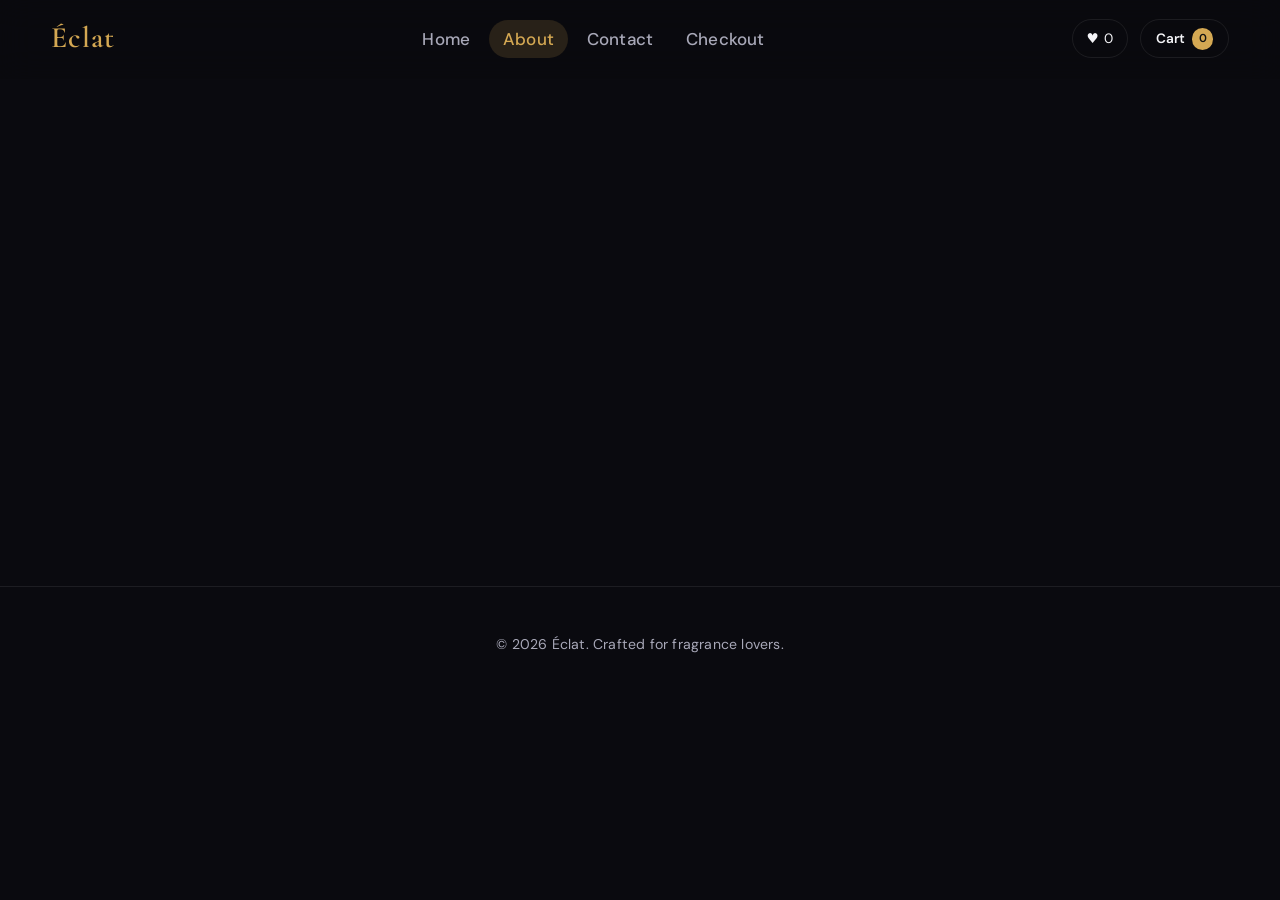
<file: about.html>
<!DOCTYPE html>
<html lang="en">
<head>
  <script async src="https://www.googletagmanager.com/gtag/js?id=G-GWTW44PSPQ"></script>
  <script>
    window.dataLayer = window.dataLayer || [];
    function gtag(){dataLayer.push(arguments);}
    gtag('js', new Date());
    gtag('config', 'G-GWTW44PSPQ');
  </script>
  <meta charset="UTF-8" />
  <meta name="viewport" content="width=device-width, initial-scale=1.0" />
  <title>Éclat | About</title>
  <link rel="preconnect" href="https://fonts.googleapis.com" />
  <link rel="preconnect" href="https://fonts.gstatic.com" crossorigin />
  <link rel="stylesheet" href="styles.css" />
</head>
<body>
  <header class="site-header">
    <div class="container nav-wrap">
      <a href="index.html" class="logo">Éclat</a>
      <nav>
        <ul class="nav-menu">
          <li><a href="index.html">Home</a></li>
          <li><a href="about.html" class="active">About</a></li>
          <li><a href="contact.html">Contact</a></li>
          <li><a href="checkout.html">Checkout</a></li>
        </ul>
      </nav>
      <div class="nav-actions">
        <a href="checkout.html" class="cart-pill" aria-label="View cart">
          Cart <span id="headerCartCount" class="cart-pill__count">0</span>
        </a>
      </div>
    </div>
  </header>

  <main class="container page-content">
    <h2 class="reveal">About Éclat</h2>
    <p class="reveal">
      Éclat is built for fragrance lovers who want to explore premium designer perfumes, exclusive niche blends,
      and rich Middle Eastern aromas in one immersive storefront.
    </p>
    <p class="reveal">
      Every product includes a full scent pyramid — top, heart, and base notes — so you can shop with confidence
      before you add to cart.
    </p>
    <div class="info-cards">
      <article class="info-card reveal">
        <h3>Our Vision</h3>
        <p>Make luxury fragrance discovery accessible, personal, and enjoyable for everyone.</p>
      </article>
      <article class="info-card reveal">
        <h3>Our Promise</h3>
        <p>Original products, transparent pricing, and fast support every step of the way.</p>
      </article>
      <article class="info-card reveal">
        <h3>Our Collection</h3>
        <p>30 handpicked perfumes across designer, niche, and Middle Eastern categories.</p>
      </article>
    </div>
  </main>

  <footer class="site-footer">
    <div class="container">
      <p>&copy; 2026 Éclat. Crafted for fragrance lovers.</p>
    </div>
  </footer>

  <script src="scent-profiles.js"></script>
  <script src="js/core.js"></script>
  <script src="js/cart.js"></script>
  <script src="js/ui.js"></script>
  <script src="app.js"></script>
</body>
</html>
</file>
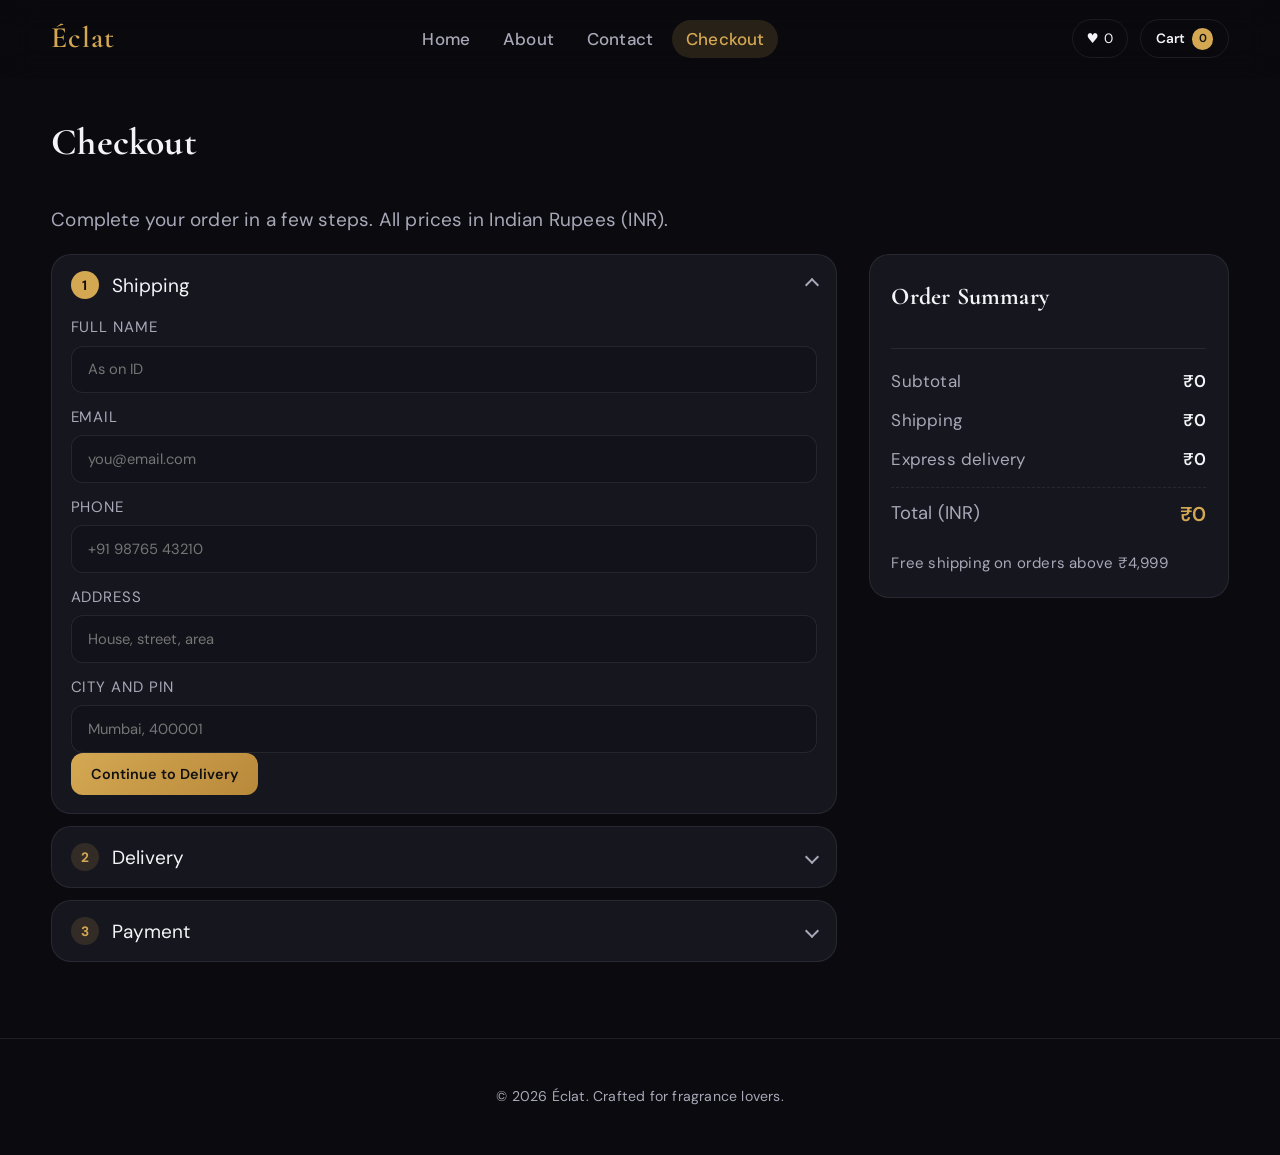
<file: checkout.html>
<!DOCTYPE html>
<html lang="en">
<head>
  <script async src="https://www.googletagmanager.com/gtag/js?id=G-GWTW44PSPQ"></script>
  <script>
    window.dataLayer = window.dataLayer || [];
    function gtag(){dataLayer.push(arguments);}
    gtag('js', new Date());
    gtag('config', 'G-GWTW44PSPQ');
  </script>
  <meta charset="UTF-8" />
  <meta name="viewport" content="width=device-width, initial-scale=1.0" />
  <title>Éclat | Checkout</title>
  <link rel="preconnect" href="https://fonts.googleapis.com" />
  <link rel="preconnect" href="https://fonts.gstatic.com" crossorigin />
  <link rel="stylesheet" href="styles.css" />
</head>
<body class="checkout-page">
  <header class="site-header">
    <div class="container nav-wrap">
      <a href="index.html" class="logo">Éclat</a>
      <nav>
        <ul class="nav-menu">
          <li><a href="index.html">Home</a></li>
          <li><a href="about.html">About</a></li>
          <li><a href="contact.html">Contact</a></li>
          <li><a href="checkout.html" class="active">Checkout</a></li>
        </ul>
      </nav>
      <div class="nav-actions">
        <a href="checkout.html" class="cart-pill" aria-label="View cart">
          Cart <span id="headerCartCount" class="cart-pill__count">0</span>
        </a>
      </div>
    </div>
  </header>

  <main class="container checkout-page__main page-content">
    <div class="checkout-page__intro">
      <h2>Checkout</h2>
      <p>Complete your order in a few steps. All prices in Indian Rupees (INR).</p>
    </div>

    <div class="checkout-layout">
      <div class="checkout-flow">
        <section class="checkout-step is-open" data-step="1">
          <button type="button" class="checkout-step__head" aria-expanded="true">
            <span class="checkout-step__num">1</span>
            <span class="checkout-step__title">Shipping</span>
            <span class="checkout-step__chevron" aria-hidden="true"></span>
          </button>
          <div class="checkout-step__body">
            <form class="form-stack" id="shippingForm">
              <label class="field">
                <span>Full name</span>
                <input type="text" id="fullName" placeholder="As on ID" required />
              </label>
              <label class="field">
                <span>Email</span>
                <input type="email" id="checkoutEmail" placeholder="you@email.com" required />
              </label>
              <label class="field">
                <span>Phone</span>
                <input type="tel" id="phone" placeholder="+91 98765 43210" required />
              </label>
              <label class="field">
                <span>Address</span>
                <input type="text" id="address" placeholder="House, street, area" required />
              </label>
              <label class="field">
                <span>City and PIN</span>
                <input type="text" id="cityPin" placeholder="Mumbai, 400001" required />
              </label>
            </form>
            <button type="button" class="btn checkout-next">Continue to Delivery</button>
          </div>
        </section>

        <section class="checkout-step" data-step="2">
          <button type="button" class="checkout-step__head" aria-expanded="false">
            <span class="checkout-step__num">2</span>
            <span class="checkout-step__title">Delivery</span>
            <span class="checkout-step__chevron" aria-hidden="true"></span>
          </button>
          <div class="checkout-step__body" hidden>
            <div class="delivery-options">
              <label class="delivery-option is-selected">
                <input type="radio" name="delivery" value="standard" checked />
                <div>
                  <strong>Standard</strong>
                  <span>5–7 business days</span>
                </div>
              </label>
              <label class="delivery-option">
                <input type="radio" name="delivery" value="express" />
                <div>
                  <strong>Express</strong>
                  <span>2–3 business days (+₹199)</span>
                </div>
              </label>
            </div>
            <button type="button" class="btn checkout-next">Continue to Payment</button>
          </div>
        </section>

        <section class="checkout-step" data-step="3">
          <button type="button" class="checkout-step__head" aria-expanded="false">
            <span class="checkout-step__num">3</span>
            <span class="checkout-step__title">Payment</span>
            <span class="checkout-step__chevron" aria-hidden="true"></span>
          </button>
          <div class="checkout-step__body" hidden>
            <form id="checkoutForm" class="form-stack">
              <label class="field">
                <span>Payment method</span>
                <select id="paymentMethod" required>
                  <option value="">Select method</option>
                  <option value="UPI">UPI</option>
                  <option value="Credit Card">Credit / Debit Card</option>
                  <option value="Net Banking">Net Banking</option>
                  <option value="Cash on Delivery">Cash on Delivery</option>
                </select>
              </label>
              <button type="submit" class="btn btn--full" id="placeOrderBtn">Place Order</button>
            </form>
            <p id="orderStatus" class="status-text"></p>
          </div>
        </section>

        <div id="checkoutItems" class="checkout-items-mobile"></div>
      </div>

      <aside class="checkout-summary" aria-label="Order summary">
        <div class="checkout-summary__inner">
          <h3>Order Summary</h3>
          <div id="checkoutSummaryItems" class="checkout-summary__lines"></div>
          <dl class="checkout-summary__totals">
            <div><dt>Subtotal</dt><dd id="summarySubtotal">₹0</dd></div>
            <div><dt>Shipping</dt><dd id="summaryShipping">₹0</dd></div>
            <div id="summaryDeliveryRow" hidden><dt>Express delivery</dt><dd id="summaryDelivery">₹0</dd></div>
            <div class="checkout-summary__grand"><dt>Total (INR)</dt><dd id="summaryTotal">₹0</dd></div>
          </dl>
          <p id="shippingNote" class="shipping-note">Free shipping on orders above ₹4,999</p>
          <span id="checkoutTotal" class="visually-hidden">₹0</span>
        </div>
      </aside>
    </div>
  </main>

  <div id="checkoutLoader" class="checkout-loader" aria-hidden="true">
    <div class="checkout-loader__spinner"></div>
    <p>Processing your order…</p>
  </div>

  <div id="toast" class="toast" role="status" aria-live="polite"></div>

  <footer class="site-footer">
    <div class="container"><p>&copy; 2026 Éclat. Crafted for fragrance lovers.</p></div>
  </footer>

  <script src="scent-profiles.js"></script>
  <script src="js/core.js"></script>
  <script src="js/cart.js"></script>
  <script src="js/catalog.js"></script>
  <script src="js/checkout.js"></script>
  <script src="js/ui.js"></script>
  <script src="app.js"></script>
</body>
</html>
</file>
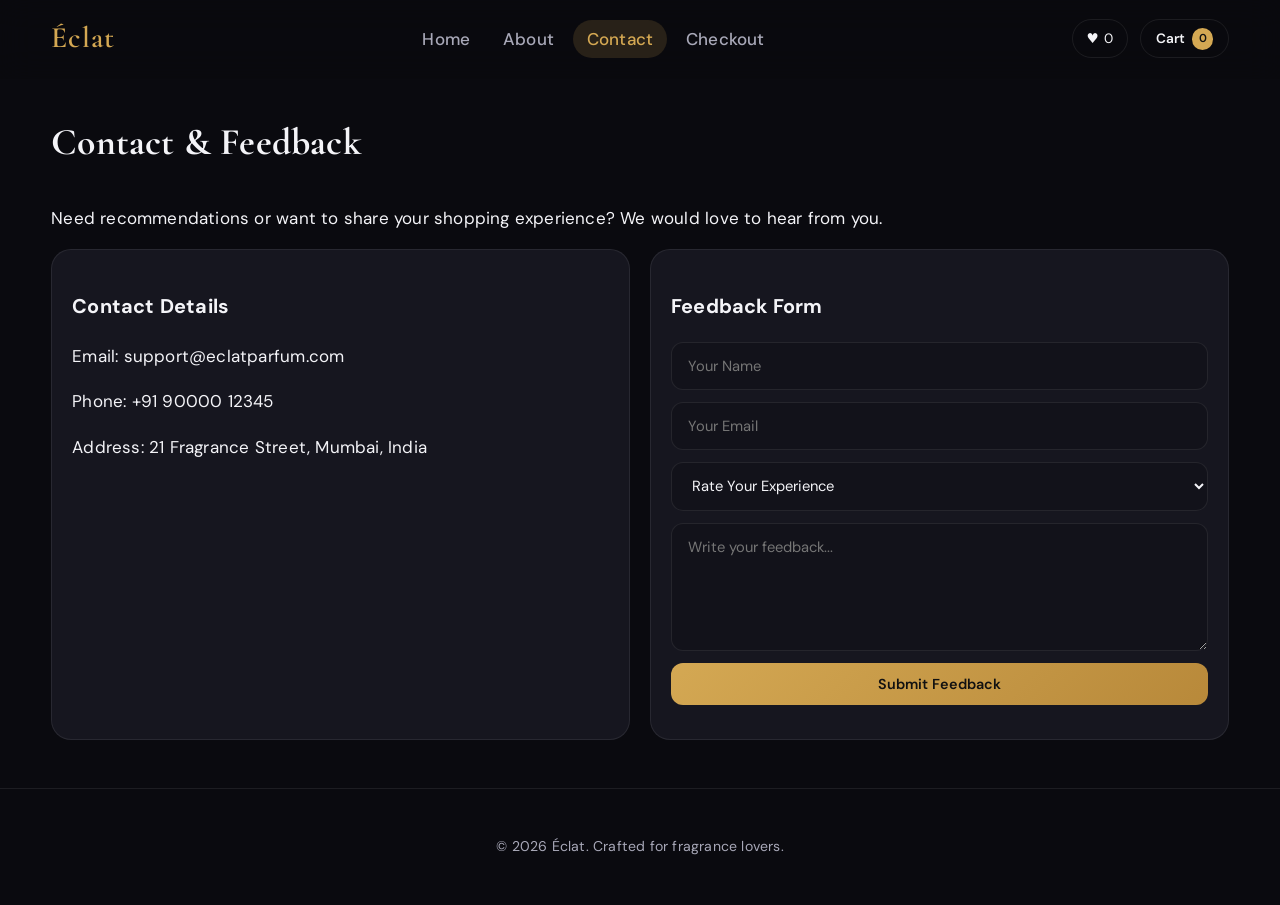
<file: contact.html>
<!DOCTYPE html>
<html lang="en">
<head>
  <script async src="https://www.googletagmanager.com/gtag/js?id=G-GWTW44PSPQ"></script>
  <script>
    window.dataLayer = window.dataLayer || [];
    function gtag(){dataLayer.push(arguments);}
    gtag('js', new Date());
    gtag('config', 'G-GWTW44PSPQ');
  </script>
  <meta charset="UTF-8" />
  <meta name="viewport" content="width=device-width, initial-scale=1.0" />
  <title>Éclat | Contact</title>
  <link rel="preconnect" href="https://fonts.googleapis.com" />
  <link rel="preconnect" href="https://fonts.gstatic.com" crossorigin />
  <link rel="stylesheet" href="styles.css" />
</head>
<body>
  <header class="site-header">
    <div class="container nav-wrap">
      <a href="index.html" class="logo">Éclat</a>
      <nav>
        <ul class="nav-menu">
          <li><a href="index.html">Home</a></li>
          <li><a href="about.html">About</a></li>
          <li><a href="contact.html" class="active">Contact</a></li>
          <li><a href="checkout.html">Checkout</a></li>
        </ul>
      </nav>
      <div class="nav-actions">
        <a href="checkout.html" class="cart-pill" aria-label="View cart">
          Cart <span id="headerCartCount" class="cart-pill__count">0</span>
        </a>
      </div>
    </div>
  </header>

  <main class="container page-content">
    <h2>Contact & Feedback</h2>
    <p>Need recommendations or want to share your shopping experience? We would love to hear from you.</p>

    <div class="contact-grid">
      <section class="info-card">
        <h3>Contact Details</h3>
        <p>Email: support@eclatparfum.com</p>
        <p>Phone: +91 90000 12345</p>
        <p>Address: 21 Fragrance Street, Mumbai, India</p>
      </section>

      <section class="info-card">
        <h3>Feedback Form</h3>
        <form id="feedbackForm" class="form-stack">
          <input type="text" id="name" placeholder="Your Name" required />
          <input type="email" id="email" placeholder="Your Email" required />
          <select id="rating" required>
            <option value="">Rate Your Experience</option>
            <option value="5">5 - Excellent</option>
            <option value="4">4 - Very Good</option>
            <option value="3">3 - Good</option>
            <option value="2">2 - Fair</option>
            <option value="1">1 - Poor</option>
          </select>
          <textarea id="message" rows="5" placeholder="Write your feedback..." required></textarea>
          <button type="submit" class="btn">Submit Feedback</button>
        </form>
        <p id="feedbackStatus" class="status-text"></p>
      </section>
    </div>
  </main>

  <footer class="site-footer">
    <div class="container">
      <p>&copy; 2026 Éclat. Crafted for fragrance lovers.</p>
    </div>
  </footer>

  <script src="scent-profiles.js"></script>
  <script src="js/core.js"></script>
  <script src="js/cart.js"></script>
  <script src="js/ui.js"></script>
  <script src="app.js"></script>
</body>
</html>
</file>
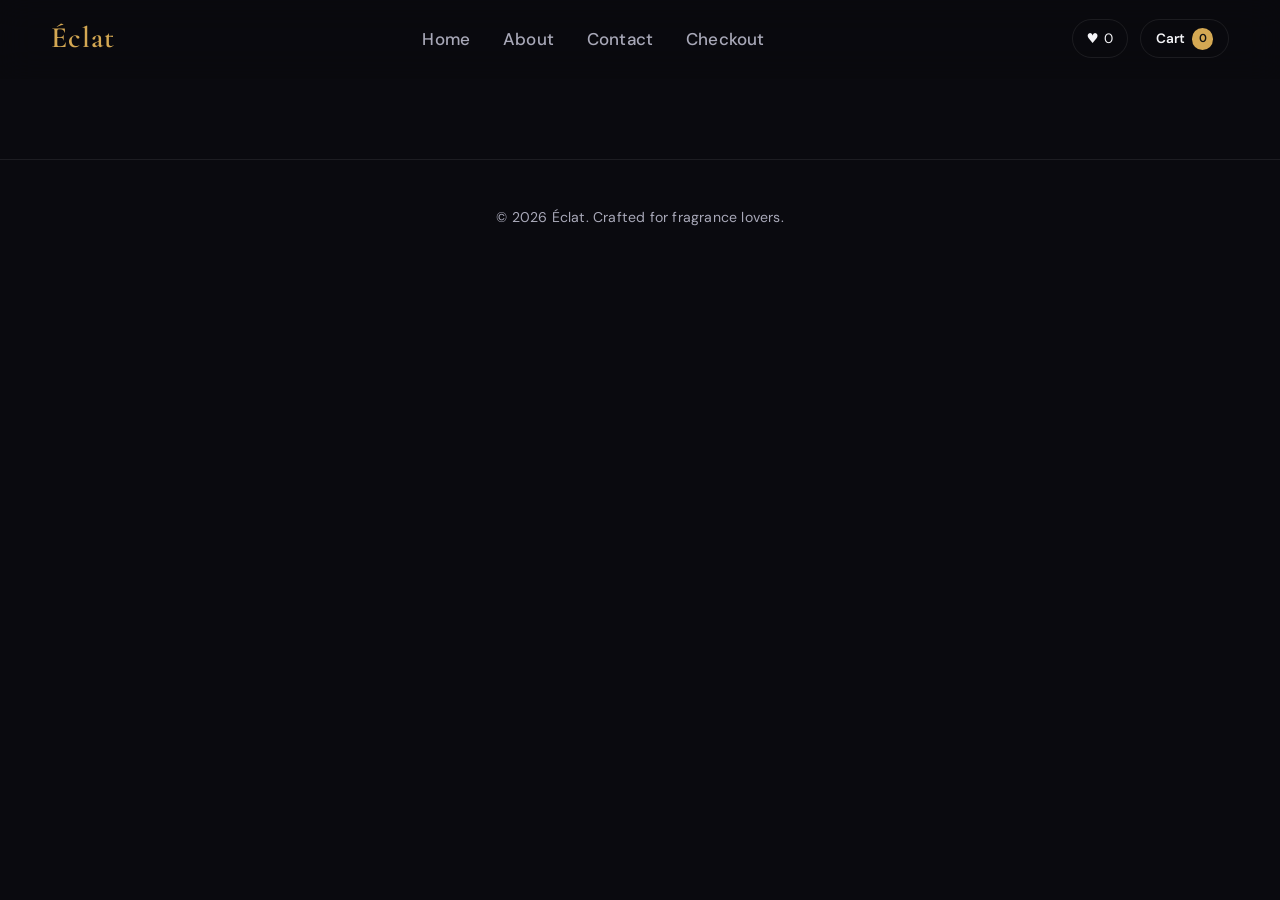
<file: product.html>
<!DOCTYPE html>
<html lang="en">
<head>
  <script async src="https://www.googletagmanager.com/gtag/js?id=G-GWTW44PSPQ"></script>
  <script>
    window.dataLayer = window.dataLayer || [];
    function gtag(){dataLayer.push(arguments);}
    gtag('js', new Date());
    gtag('config', 'G-GWTW44PSPQ');
  </script>
  <meta charset="UTF-8" />
  <meta name="viewport" content="width=device-width, initial-scale=1.0" />
  <title>Éclat | Product Details</title>
  <link rel="preconnect" href="https://fonts.googleapis.com" />
  <link rel="preconnect" href="https://fonts.gstatic.com" crossorigin />
  <link rel="stylesheet" href="styles.css" />
</head>
<body>
  <header class="site-header">
    <div class="container nav-wrap">
      <a href="index.html" class="logo">Éclat</a>
      <nav>
        <ul class="nav-menu">
          <li><a href="index.html">Home</a></li>
          <li><a href="about.html">About</a></li>
          <li><a href="contact.html">Contact</a></li>
          <li><a href="checkout.html">Checkout</a></li>
        </ul>
      </nav>
      <div class="nav-actions">
        <a href="checkout.html" class="cart-pill" aria-label="View cart">
          Cart <span id="headerCartCount" class="cart-pill__count">0</span>
        </a>
      </div>
    </div>
  </header>

  <main class="container page-content">
    <section id="productDetail" class="product-detail-card"></section>
  </main>

  <div id="quickDrawer" class="quick-drawer" aria-hidden="true">
    <div id="quickDrawerBackdrop" class="quick-drawer__backdrop"></div>
    <div class="quick-drawer__panel">
      <button type="button" id="quickDrawerClose" class="quick-drawer__close" aria-label="Close">&times;</button>
      <div id="quickDrawerBody" class="quick-drawer__body"></div>
    </div>
  </div>

  <div id="toast" class="toast" role="status" aria-live="polite"></div>

  <footer class="site-footer">
    <div class="container">
      <p>&copy; 2026 Éclat. Crafted for fragrance lovers.</p>
    </div>
  </footer>

  <script src="scent-profiles.js"></script>
  <script src="js/core.js"></script>
  <script src="js/cart.js"></script>
  <script src="js/catalog.js"></script>
  <script src="js/pdp.js"></script>
  <script src="js/ui.js"></script>
  <script src="app.js"></script>
</body>
</html>
</file>
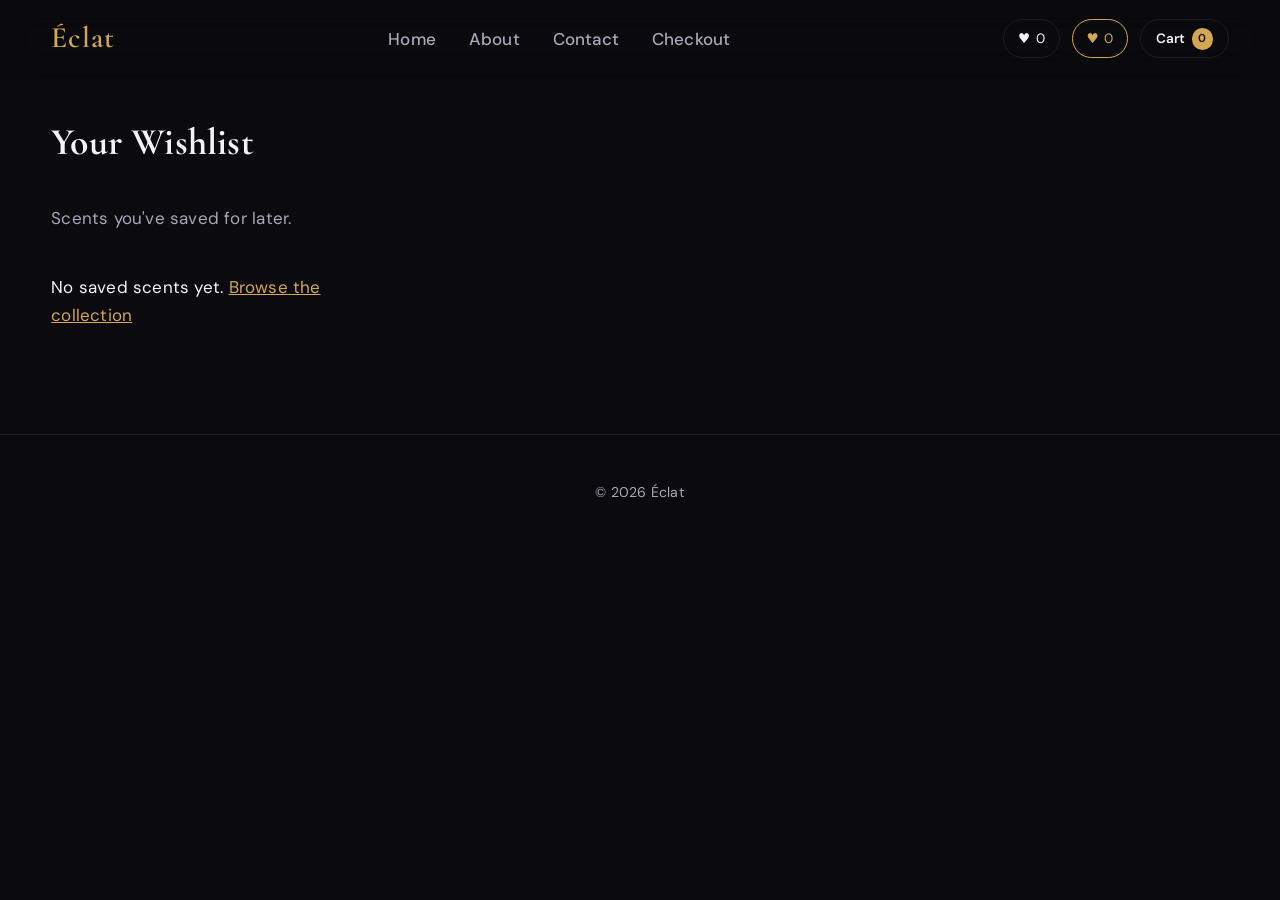
<file: wishlist.html>
<!DOCTYPE html>
<html lang="en">
<head>
  <meta charset="UTF-8" />
  <meta name="viewport" content="width=device-width, initial-scale=1.0" />
  <title>Éclat | Wishlist</title>
  <link rel="preconnect" href="https://fonts.googleapis.com" />
  <link rel="preconnect" href="https://fonts.gstatic.com" crossorigin />
  <link rel="stylesheet" href="styles.css" />
</head>
<body>
  <header class="site-header">
    <div class="container nav-wrap">
      <a href="index.html" class="logo">Éclat</a>
      <nav>
        <ul class="nav-menu">
          <li><a href="index.html">Home</a></li>
          <li><a href="about.html">About</a></li>
          <li><a href="contact.html">Contact</a></li>
          <li><a href="checkout.html">Checkout</a></li>
        </ul>
      </nav>
      <div class="nav-actions">
        <a href="wishlist.html" class="wishlist-pill is-active">♥ <span id="wishlistCount">0</span></a>
        <a href="checkout.html" class="cart-pill">Cart <span id="headerCartCount" class="cart-pill__count">0</span></a>
      </div>
    </div>
  </header>

  <main class="container page-content">
    <h2>Your Wishlist</h2>
    <p class="text-muted">Scents you've saved for later.</p>
    <section class="products-grid" id="wishlistGrid"></section>
  </main>

  <div id="quickDrawer" class="quick-drawer" aria-hidden="true">
    <div id="quickDrawerBackdrop" class="quick-drawer__backdrop"></div>
    <div class="quick-drawer__panel">
      <button type="button" id="quickDrawerClose" class="quick-drawer__close" aria-label="Close">&times;</button>
      <div id="quickDrawerBody" class="quick-drawer__body"></div>
    </div>
  </div>
  <div id="toast" class="toast" role="status" aria-live="polite"></div>

  <footer class="site-footer">
    <div class="container"><p>&copy; 2026 Éclat</p></div>
  </footer>

  <script src="scent-profiles.js"></script>
  <script src="js/core.js"></script>
  <script src="js/cart.js"></script>
  <script src="js/catalog.js"></script>
  <script src="js/ui.js"></script>
  <script>
    (async function () {
      const E = window.Eclat;
      await E.loadCatalog();
      E.injectSharedNav();
      E.setupMobileNav();
      E.setupQuickDrawer();
      E.updateCartSummary();
      E.updateWishlistBadge();
      const grid = document.getElementById("wishlistGrid");
      const ids = E.getWishlist();
      if (!ids.length) {
        grid.innerHTML = `<p class="empty-cart-msg">No saved scents yet. <a href="index.html#products">Browse the collection</a></p>`;
        return;
      }
      const items = ids.map((id) => E.perfumes.find((p) => p.id === id)).filter(Boolean);
      grid.innerHTML = items.map((item, i) => E.renderProductCard(item, i)).join("");
      grid.querySelectorAll("[data-wish]").forEach((btn) => {
        btn.addEventListener("click", (e) => {
          e.preventDefault();
          e.stopPropagation();
          E.toggleWishlist(Number(btn.dataset.wish));
          location.reload();
        });
      });
      grid.querySelectorAll("button[data-id], button[data-quick]").forEach((btn) => {
        btn.addEventListener("click", (e) => {
          e.preventDefault();
          E.openQuickDrawer(Number(btn.dataset.id || btn.dataset.quick));
        });
      });
    })();
  </script>
</body>
</html>
</file>
<file: styles.css>
@import url("https://fonts.googleapis.com/css2?family=Cormorant+Garamond:ital,wght@0,500;0,600;1,500&family=DM+Sans:opsz,wght@9..40,400;9..40,500;9..40,600;9..40,700&display=swap");

:root {
  --bg: #0a0a0f;
  --bg-elevated: #12121a;
  --card: #16161f;
  --card-hover: #1c1c28;
  --text: #f4f4f8;
  --muted: #a8a8b8;
  --accent: #d4a853;
  --accent-soft: rgba(212, 168, 83, 0.15);
  --accent-dark: #b8893a;
  --border: rgba(255, 255, 255, 0.08);
  --danger: #e85d5d;
  --radius: 12px;
  --radius-lg: 20px;
  --shadow: 0 20px 50px rgba(0, 0, 0, 0.45);
  --transition: 0.35s cubic-bezier(0.22, 1, 0.36, 1);
  --font-display: "Cormorant Garamond", Georgia, serif;
  --font-body: "DM Sans", system-ui, sans-serif;
  --img-ratio: 4 / 5;
  --text-base: 1.0625rem;
  --text-sm: 0.9375rem;
  --text-lg: 1.1875rem;
  --leading-body: 1.65;
  --tracking-body: 0.012em;
}

@media (prefers-reduced-motion: reduce) {
  *, *::before, *::after {
    animation-duration: 0.01ms !important;
    transition-duration: 0.01ms !important;
  }
}

* { box-sizing: border-box; }

html { scroll-behavior: smooth; }

body {
  margin: 0;
  font-family: var(--font-body);
  font-size: var(--text-base);
  background: var(--bg);
  color: var(--text);
  line-height: var(--leading-body);
  letter-spacing: var(--tracking-body);
  -webkit-font-smoothing: antialiased;
}

.container {
  width: min(1180px, 92%);
  margin: 0 auto;
}

/* Announcement */
.announcement {
  background: linear-gradient(90deg, #1a1510, #12121a, #1a1510);
  border-bottom: 1px solid var(--border);
  text-align: center;
  padding: 0.55rem 1rem;
  font-size: 0.82rem;
  color: var(--muted);
  letter-spacing: 0.02em;
}

.announcement strong { color: var(--accent); font-weight: 600; }

/* Header */
.site-header {
  background: rgba(10, 10, 15, 0.72);
  backdrop-filter: blur(16px);
  border-bottom: 1px solid transparent;
  position: sticky;
  top: 0;
  z-index: 100;
  transition: border-color var(--transition), box-shadow var(--transition);
}

.site-header.is-scrolled {
  border-color: var(--border);
  box-shadow: 0 8px 32px rgba(0, 0, 0, 0.35);
}

.nav-wrap {
  display: flex;
  justify-content: space-between;
  align-items: center;
  padding: 0.9rem 0;
  gap: 1rem;
}

.logo {
  margin: 0;
  font-family: var(--font-display);
  font-size: 1.85rem;
  font-weight: 600;
  color: var(--accent);
  letter-spacing: 0.04em;
  text-decoration: none;
}

.nav-menu {
  list-style: none;
  display: flex;
  gap: 0.35rem;
  padding: 0;
  margin: 0;
  flex-wrap: wrap;
}

.nav-menu a {
  color: var(--muted);
  text-decoration: none;
  padding: 0.5rem 0.85rem;
  border-radius: 999px;
  font-size: 0.9rem;
  font-weight: 500;
  transition: color var(--transition), background var(--transition);
}

.nav-menu a:hover,
.nav-menu a.active {
  background: var(--accent-soft);
  color: var(--accent);
}

.nav-actions {
  display: flex;
  align-items: center;
  gap: 0.75rem;
}

.cart-pill {
  display: inline-flex;
  align-items: center;
  gap: 0.4rem;
  padding: 0.45rem 0.9rem;
  border-radius: 999px;
  border: 1px solid var(--border);
  color: var(--text);
  text-decoration: none;
  font-size: 0.85rem;
  font-weight: 600;
  transition: border-color var(--transition), background var(--transition), transform 0.2s;
}

.cart-pill:hover {
  border-color: var(--accent);
  background: var(--accent-soft);
  transform: translateY(-1px);
}

.cart-pill__count {
  background: var(--accent);
  color: #111;
  min-width: 1.35rem;
  height: 1.35rem;
  border-radius: 999px;
  display: grid;
  place-items: center;
  font-size: 0.72rem;
}

/* Hero */
.hero {
  position: relative;
  padding: clamp(3rem, 8vw, 5.5rem) 0;
  overflow: hidden;
}

.hero::before {
  content: "";
  position: absolute;
  inset: 0;
  background:
    radial-gradient(ellipse 80% 60% at 20% 0%, rgba(212, 168, 83, 0.12), transparent),
    radial-gradient(ellipse 50% 40% at 90% 80%, rgba(100, 80, 180, 0.08), transparent);
  pointer-events: none;
}

.hero .container { position: relative; z-index: 1; }

.hero h2 {
  font-family: var(--font-display);
  font-size: clamp(2.2rem, 6vw, 3.75rem);
  font-weight: 600;
  line-height: 1.1;
  margin: 0 0 1rem;
  max-width: 14ch;
}

.hero p {
  color: var(--muted);
  max-width: 520px;
  font-size: 1.05rem;
  margin-bottom: 1.75rem;
}

.hero-cta {
  display: flex;
  flex-wrap: wrap;
  gap: 0.75rem;
}

/* Category showcase */
.category-showcase {
  padding: 2.5rem 0 1rem;
}

.category-showcase h3,
.controls h3,
.section-title {
  font-family: var(--font-display);
  font-size: 1.75rem;
  font-weight: 600;
  margin: 0 0 1rem;
}

.category-cards {
  display: grid;
  grid-template-columns: repeat(3, 1fr);
  gap: 1rem;
}

.category-card {
  position: relative;
  border: 1px solid var(--border);
  border-radius: var(--radius-lg);
  padding: 1.5rem;
  background: var(--card);
  cursor: pointer;
  overflow: hidden;
  transition: transform var(--transition), border-color var(--transition), box-shadow var(--transition);
}

.category-card::after {
  content: "";
  position: absolute;
  inset: 0;
  background: linear-gradient(135deg, transparent 40%, rgba(212, 168, 83, 0.08));
  opacity: 0;
  transition: opacity var(--transition);
}

.category-card:hover {
  transform: translateY(-4px);
  border-color: rgba(212, 168, 83, 0.35);
  box-shadow: var(--shadow);
}

.category-card:hover::after { opacity: 1; }

.category-card h4 {
  margin: 0 0 0.35rem;
  font-family: var(--font-display);
  font-size: 1.35rem;
}

.category-card p {
  margin: 0;
  color: var(--muted);
  font-size: 0.88rem;
}

.category-card span {
  display: inline-block;
  margin-top: 0.75rem;
  color: var(--accent);
  font-size: 0.85rem;
  font-weight: 600;
}

/* Trust strip */
.trust-strip {
  display: grid;
  grid-template-columns: repeat(4, 1fr);
  gap: 1rem;
  padding: 1.5rem 0 2rem;
  border-bottom: 1px solid var(--border);
  margin-bottom: 0.5rem;
}

.trust-item {
  text-align: center;
  font-size: 0.85rem;
  color: var(--muted);
}

.trust-item strong {
  display: block;
  color: var(--text);
  font-size: 0.95rem;
  margin-bottom: 0.2rem;
}

/* Controls & pills */
.controls { margin-top: 1.5rem; }

.category-pills {
  display: flex;
  flex-wrap: wrap;
  gap: 0.5rem;
  margin-bottom: 1rem;
}

.category-pill {
  border: 1px solid var(--border);
  background: transparent;
  color: var(--muted);
  padding: 0.45rem 1rem;
  border-radius: 999px;
  font-family: inherit;
  font-size: 0.85rem;
  font-weight: 500;
  cursor: pointer;
  transition: all var(--transition);
}

.category-pill:hover,
.category-pill.is-active {
  border-color: var(--accent);
  background: var(--accent-soft);
  color: var(--accent);
}

.control-grid {
  display: grid;
  grid-template-columns: 1.4fr repeat(2, 1fr);
  gap: 0.75rem;
}

input, select, textarea {
  width: 100%;
  padding: 0.8rem 1rem;
  border: 1px solid var(--border);
  border-radius: var(--radius);
  background: var(--bg-elevated);
  color: var(--text);
  font-family: inherit;
  font-size: 0.92rem;
  transition: border-color var(--transition), box-shadow var(--transition);
}

input:focus, select:focus, textarea:focus {
  outline: none;
  border-color: var(--accent);
  box-shadow: 0 0 0 3px var(--accent-soft);
}

.results-count {
  color: var(--muted);
  margin-top: 0.85rem;
  font-size: 0.9rem;
}

/* Product grid */
.products-grid {
  display: grid;
  grid-template-columns: repeat(auto-fill, minmax(260px, 1fr));
  gap: 1.25rem;
  margin: 1.5rem auto 2.5rem;
  transition: opacity 0.25s;
}

.products-grid.is-updating { opacity: 0.55; }

.product-card {
  background: var(--card);
  border: 1px solid var(--border);
  border-radius: var(--radius-lg);
  overflow: hidden;
  opacity: 0;
  transform: translateY(16px);
  transition: opacity 0.5s ease, transform 0.5s ease, box-shadow var(--transition), border-color var(--transition);
  transition-delay: var(--delay, 0ms);
}

.product-card.is-visible {
  opacity: 1;
  transform: translateY(0);
}

.product-card:hover {
  border-color: rgba(212, 168, 83, 0.3);
  box-shadow: var(--shadow);
}

.product-card__media {
  display: block;
  position: relative;
  aspect-ratio: var(--img-ratio);
  overflow: hidden;
  background: #0d0d12;
}

.product-card__img {
  position: absolute;
  inset: 0;
  width: 100%;
  height: 100%;
  object-fit: cover;
  transition: opacity 0.55s ease, transform 0.6s cubic-bezier(0.22, 1, 0.36, 1);
}

.product-card__img--primary { opacity: 1; z-index: 1; }
.product-card__img--hover { opacity: 0; z-index: 2; }

.product-card:hover .product-card__img--primary { opacity: 0; }
.product-card:hover .product-card__img--hover:not([style*="display: none"]) { opacity: 1; }

.product-card:hover .product-card__img--hover[style*="display: none"] ~ .product-card__notes-panel,
.product-card:hover .product-card__img--hover:not([style*="display: none"]) ~ .product-card__notes-panel { opacity: 0; }

.product-card__notes-panel {
  position: absolute;
  inset: 0;
  z-index: 3;
  display: flex;
  flex-direction: column;
  justify-content: flex-end;
  padding: 1rem;
  background: linear-gradient(transparent 30%, rgba(10, 10, 15, 0.92));
  opacity: 0;
  transition: opacity 0.45s ease;
  pointer-events: none;
}

.product-card:hover .product-card__notes-panel { opacity: 1; }
.product-card__notes-panel p { margin: 0.35rem 0 0; font-size: var(--text-sm); }
.product-card__notes-panel small { color: var(--muted); font-size: 0.8rem; }

.family-badge {
  display: inline-block;
  font-size: 0.72rem;
  text-transform: uppercase;
  letter-spacing: 0.08em;
  padding: 0.25rem 0.55rem;
  border-radius: 999px;
  background: var(--accent-soft);
  color: var(--accent);
  border: 1px solid rgba(212, 168, 83, 0.25);
}

.product-card__overlay {
  position: absolute;
  inset: 0;
  display: grid;
  place-items: center;
  background: rgba(0, 0, 0, 0.45);
  color: #fff;
  font-size: 0.85rem;
  font-weight: 600;
  letter-spacing: 0.06em;
  text-transform: uppercase;
  opacity: 0;
  transition: opacity var(--transition);
}

.product-card:hover .product-card__overlay { opacity: 1; }

.product-body { padding: 1.1rem 1.15rem 1.25rem; }

.product-body h4 {
  margin: 0 0 0.35rem;
  font-size: 1rem;
  font-weight: 600;
}

.product-body h4 a {
  color: inherit;
  text-decoration: none;
}

.product-body h4 a:hover { color: var(--accent); }

.product-card__notes {
  margin: 0 0 0.6rem;
  font-size: 0.8rem;
  color: var(--muted);
}

.badge-row {
  display: flex;
  gap: 0.4rem;
  flex-wrap: wrap;
  margin-bottom: 0.75rem;
}

.badge {
  font-size: 0.7rem;
  background: rgba(255, 255, 255, 0.06);
  color: var(--muted);
  padding: 0.25rem 0.55rem;
  border-radius: 999px;
  text-transform: uppercase;
  letter-spacing: 0.04em;
}

.badge--gender { border: 1px solid var(--border); }

.price-row {
  display: flex;
  justify-content: space-between;
  align-items: center;
  gap: 0.5rem;
}

.price {
  color: var(--accent);
  font-size: 1.15rem;
  font-weight: 700;
}

.price--lg { font-size: 1.75rem; }

.details-link {
  display: inline-block;
  margin-top: 0.85rem;
  color: var(--accent);
  text-decoration: none;
  font-size: 0.85rem;
  font-weight: 500;
  transition: gap 0.2s;
}

.details-link:hover { text-decoration: underline; }

/* Buttons */
.btn {
  display: inline-flex;
  align-items: center;
  justify-content: center;
  background: linear-gradient(135deg, var(--accent), var(--accent-dark));
  color: #111;
  border: none;
  border-radius: var(--radius);
  padding: 0.75rem 1.25rem;
  font-family: inherit;
  font-weight: 600;
  font-size: 0.9rem;
  cursor: pointer;
  text-decoration: none;
  transition: transform 0.2s, box-shadow var(--transition), filter var(--transition);
}

.btn:hover {
  transform: translateY(-2px);
  box-shadow: 0 8px 24px rgba(212, 168, 83, 0.25);
  filter: brightness(1.05);
}

.btn--sm { padding: 0.5rem 0.9rem; font-size: 0.82rem; }

.btn--outline {
  background: transparent;
  border: 1px solid var(--accent);
  color: var(--accent);
}

.btn--outline:hover {
  background: var(--accent-soft);
  color: var(--accent);
}

.btn-muted {
  background: rgba(255, 255, 255, 0.06);
  color: var(--text);
  border: 1px solid var(--border);
}

.btn-muted:hover {
  background: rgba(255, 255, 255, 0.1);
  color: var(--text);
}

/* Cart bar & sticky */
.cart-bar {
  background: var(--card);
  border: 1px solid var(--border);
  border-radius: var(--radius-lg);
  padding: 1.25rem 1.5rem;
  display: flex;
  justify-content: space-between;
  align-items: center;
  margin-bottom: 3rem;
  gap: 1rem;
}

.sticky-cart {
  position: fixed;
  bottom: 1.25rem;
  right: 1.25rem;
  z-index: 90;
  background: var(--card);
  border: 1px solid rgba(212, 168, 83, 0.35);
  border-radius: var(--radius-lg);
  padding: 0.85rem 1.1rem;
  display: flex;
  align-items: center;
  gap: 0.85rem;
  box-shadow: var(--shadow);
  transform: translateY(120%);
  opacity: 0;
  transition: transform var(--transition), opacity var(--transition);
}

.sticky-cart.is-visible {
  transform: translateY(0);
  opacity: 1;
}

.sticky-cart p { margin: 0; font-size: 0.85rem; }

.sticky-cart .btn { padding: 0.55rem 0.9rem; font-size: 0.82rem; }

/* Toast */
.toast {
  position: fixed;
  bottom: 5rem;
  left: 50%;
  transform: translateX(-50%) translateY(20px);
  background: var(--card);
  border: 1px solid var(--accent);
  color: var(--text);
  padding: 0.75rem 1.25rem;
  border-radius: var(--radius);
  font-size: 0.9rem;
  z-index: 200;
  opacity: 0;
  pointer-events: none;
  transition: opacity 0.3s, transform 0.3s;
  box-shadow: var(--shadow);
}

.toast.is-visible {
  opacity: 1;
  transform: translateX(-50%) translateY(0);
}

/* Reveal */
.reveal {
  opacity: 0;
  transform: translateY(24px);
  transition: opacity 0.7s ease, transform 0.7s ease;
}

.reveal.is-visible {
  opacity: 1;
  transform: translateY(0);
}

/* PDP */
.page-content { padding: 2rem 0 3rem; }

.product-detail-card {
  background: transparent;
  border: none;
  padding: 0;
}

.breadcrumb {
  display: flex;
  flex-wrap: wrap;
  gap: 0.5rem;
  font-size: 0.85rem;
  color: var(--muted);
  margin-bottom: 1.5rem;
}

.breadcrumb a {
  color: var(--muted);
  text-decoration: none;
}

.breadcrumb a:hover { color: var(--accent); }

.product-detail-layout {
  display: grid;
  grid-template-columns: minmax(280px, 1fr) 1.2fr;
  gap: clamp(1.5rem, 4vw, 3rem);
  align-items: start;
}

.product-detail-image-wrap {
  aspect-ratio: 1;
  border-radius: var(--radius-lg);
  overflow: hidden;
  background: var(--card);
  border: 1px solid var(--border);
}

.product-detail-image {
  width: 100%;
  height: 100%;
  object-fit: cover;
}

.product-detail-info h2 {
  font-family: var(--font-display);
  font-size: clamp(1.75rem, 4vw, 2.5rem);
  margin: 0.25rem 0 0.5rem;
  line-height: 1.15;
}

.eyebrow {
  text-transform: uppercase;
  letter-spacing: 0.12em;
  font-size: 0.72rem;
  color: var(--accent);
  margin: 0;
}

.product-tagline {
  color: var(--muted);
  font-style: italic;
  font-family: var(--font-display);
  font-size: 1.15rem;
  margin: 0 0 1rem;
}

.product-desc {
  color: var(--muted);
  max-width: 52ch;
}

.size-select {
  display: flex;
  gap: 0.5rem;
  margin: 1.25rem 0;
}

.size-btn {
  padding: 0.55rem 1rem;
  border-radius: var(--radius);
  border: 1px solid var(--border);
  background: transparent;
  color: var(--muted);
  font-family: inherit;
  cursor: pointer;
  transition: all var(--transition);
}

.size-btn.is-active,
.size-btn:hover {
  border-color: var(--accent);
  color: var(--accent);
  background: var(--accent-soft);
}

.cart-qty-line { font-size: 0.9rem; color: var(--muted); }

.product-detail-actions {
  display: flex;
  flex-wrap: wrap;
  gap: 0.65rem;
  margin: 1rem 0 2rem;
}

/* Scent pyramid */
.scent-pyramid {
  margin-top: 2rem;
  padding-top: 2rem;
  border-top: 1px solid var(--border);
}

.scent-mood {
  color: var(--muted);
  margin: -0.5rem 0 1.25rem;
  font-style: italic;
}

.scent-pyramid__visual {
  display: flex;
  flex-direction: column;
  align-items: center;
  gap: 0.35rem;
  margin-bottom: 1.75rem;
}

.pyramid-tier {
  text-align: center;
  padding: 0.65rem 1.25rem;
  border-radius: var(--radius);
  border: 1px solid var(--border);
  transition: transform var(--transition);
}

.pyramid-tier--top {
  width: 42%;
  background: rgba(100, 180, 255, 0.08);
  border-color: rgba(100, 180, 255, 0.2);
}

.pyramid-tier--heart {
  width: 62%;
  background: rgba(212, 100, 180, 0.08);
  border-color: rgba(212, 100, 180, 0.2);
}

.pyramid-tier--base {
  width: 82%;
  background: rgba(212, 168, 83, 0.1);
  border-color: rgba(212, 168, 83, 0.25);
}

.pyramid-tier span {
  display: block;
  font-size: 0.7rem;
  text-transform: uppercase;
  letter-spacing: 0.1em;
  color: var(--muted);
}

.pyramid-tier p {
  margin: 0.2rem 0 0;
  font-size: 0.82rem;
}

.scent-layer {
  display: grid;
  grid-template-columns: 100px 1fr;
  gap: 1rem;
  align-items: start;
  padding: 0.85rem 0;
  border-bottom: 1px solid var(--border);
}

.scent-layer__label {
  display: flex;
  flex-direction: column;
  gap: 0.15rem;
}

.scent-layer__label strong { font-size: 0.9rem; }

.scent-layer__label small {
  font-size: 0.72rem;
  color: var(--muted);
  text-transform: uppercase;
  letter-spacing: 0.06em;
}

.scent-layer__dot {
  width: 8px;
  height: 8px;
  border-radius: 50%;
  margin-bottom: 0.35rem;
}

.scent-layer--top .scent-layer__dot { background: #6eb5ff; }
.scent-layer--heart .scent-layer__dot { background: #e08ac4; }
.scent-layer--base .scent-layer__dot { background: var(--accent); }

.scent-layer__notes {
  display: flex;
  flex-wrap: wrap;
  gap: 0.45rem;
}

.note-chip {
  position: relative;
  font-size: 0.82rem;
  padding: 0.35rem 0.7rem;
  border-radius: 999px;
  background: rgba(255, 255, 255, 0.05);
  border: 1px solid var(--border);
  cursor: default;
  transition: border-color 0.2s, background 0.2s;
}

.note-chip:hover,
.note-chip:focus {
  border-color: var(--accent);
  background: var(--accent-soft);
  outline: none;
}

.note-tooltip {
  position: absolute;
  bottom: calc(100% + 8px);
  left: 50%;
  transform: translateX(-50%) scale(0.95);
  background: #1e1e2a;
  border: 1px solid var(--border);
  padding: 0.4rem 0.65rem;
  border-radius: 8px;
  font-size: 0.72rem;
  white-space: nowrap;
  opacity: 0;
  pointer-events: none;
  transition: opacity 0.2s, transform 0.2s;
  z-index: 5;
}

.note-chip:hover .note-tooltip,
.note-chip:focus .note-tooltip {
  opacity: 1;
  transform: translateX(-50%) scale(1);
}

.scent-meta {
  display: grid;
  grid-template-columns: 1fr 1fr;
  gap: 1rem;
  margin-top: 1.25rem;
}

.scent-meta__item {
  background: var(--card);
  border: 1px solid var(--border);
  border-radius: var(--radius);
  padding: 1rem;
}

.scent-meta__item span {
  display: block;
  font-size: 0.72rem;
  text-transform: uppercase;
  letter-spacing: 0.08em;
  color: var(--muted);
  margin-bottom: 0.25rem;
}

.scent-meta__item strong { font-size: 1rem; }

/* Shared cards */
.info-card, .cart-bar {
  background: var(--card);
  border: 1px solid var(--border);
  border-radius: var(--radius-lg);
  padding: 1.25rem;
}

.info-cards, .contact-grid, .checkout-grid {
  display: grid;
  grid-template-columns: repeat(auto-fit, minmax(280px, 1fr));
  gap: 1.25rem;
}

.form-stack { display: grid; gap: 0.75rem; }

.status-text {
  margin-top: 0.85rem;
  color: #7dd99a;
  font-size: 0.9rem;
}

.checkout-item {
  display: grid;
  grid-template-columns: 1fr auto;
  gap: 0.75rem;
  padding: 0.85rem 0;
  border-bottom: 1px solid var(--border);
  align-items: center;
}

.checkout-item__info {
  display: flex;
  gap: 0.85rem;
  align-items: center;
}

.checkout-thumb {
  width: 56px;
  height: 56px;
  object-fit: cover;
  border-radius: 8px;
  flex-shrink: 0;
  background: #0d0d12;
}

.checkout-actions {
  display: flex;
  gap: 0.35rem;
  flex-wrap: wrap;
}

.checkout-actions button {
  border: none;
  background: rgba(255, 255, 255, 0.08);
  color: #fff;
  border-radius: 8px;
  padding: 0.4rem 0.6rem;
  cursor: pointer;
  font-family: inherit;
  transition: background 0.2s;
}

.checkout-actions button:hover { background: rgba(255, 255, 255, 0.14); }

.checkout-actions .remove-btn { background: rgba(232, 93, 93, 0.25); color: #ff9a9a; }

.checkout-total {
  font-size: 1.2rem;
  color: var(--accent);
  font-weight: 700;
  margin-top: 1rem;
}

.empty-cart-msg a { color: var(--accent); }

.modal {
  position: fixed;
  inset: 0;
  background: rgba(0, 0, 0, 0.85);
  display: grid;
  place-items: center;
  z-index: 200;
  backdrop-filter: blur(4px);
}

.modal.hidden { display: none; }

.modal-content {
  background: var(--card);
  border: 1px solid var(--border);
  border-radius: var(--radius-lg);
  padding: 1.25rem;
  width: min(700px, 92%);
}

.modal-content img {
  width: 100%;
  max-height: 75vh;
  object-fit: contain;
  border-radius: var(--radius);
  aspect-ratio: 1;
}

.close-btn {
  float: right;
  background: transparent;
  color: #fff;
  border: none;
  font-size: 1.5rem;
  cursor: pointer;
  line-height: 1;
}

.site-footer {
  border-top: 1px solid var(--border);
  padding: 2rem 0;
  color: var(--muted);
  text-align: center;
  font-size: 0.88rem;
}

.page-content h2 {
  font-family: var(--font-display);
  font-size: 2rem;
  margin-top: 0;
}

/* Filter labels & family pills */
.filter-label {
  margin: 1rem 0 0.5rem;
  font-size: var(--text-sm);
  color: var(--muted);
  text-transform: uppercase;
  letter-spacing: 0.1em;
}

.family-pills {
  display: flex;
  flex-wrap: wrap;
  gap: 0.45rem;
  margin-bottom: 1.25rem;
}

.family-pill {
  border: 1px solid var(--border);
  background: transparent;
  color: var(--muted);
  padding: 0.4rem 0.85rem;
  border-radius: 999px;
  font-family: inherit;
  font-size: var(--text-sm);
  cursor: pointer;
  transition: all var(--transition);
}

.family-pill:hover,
.family-pill.is-active {
  border-color: var(--accent);
  background: var(--accent-soft);
  color: var(--accent);
}

.card-actions { display: flex; gap: 0.35rem; }

.btn--ghost {
  background: transparent;
  border: 1px solid var(--border);
  color: var(--text);
  box-shadow: none;
}

.btn--ghost:hover {
  border-color: var(--accent);
  color: var(--accent);
  transform: translateY(-1px);
}

.btn--full { width: 100%; }

.price-variant-hint {
  display: flex;
  flex-wrap: wrap;
  gap: 0.5rem 0.75rem;
  align-items: center;
  font-size: var(--text-sm);
  color: var(--muted);
  margin: -0.25rem 0 1rem;
}

.size-hint.is-active { color: var(--accent); font-weight: 600; }
.size-hint-sep { opacity: 0.35; }

/* Quick-add drawer */
.quick-drawer {
  position: fixed;
  inset: 0;
  z-index: 300;
  pointer-events: none;
}

.quick-drawer.is-open { pointer-events: auto; }

.quick-drawer__backdrop {
  position: absolute;
  inset: 0;
  background: rgba(0, 0, 0, 0.55);
  opacity: 0;
  transition: opacity 0.35s;
}

.quick-drawer.is-open .quick-drawer__backdrop { opacity: 1; }

.quick-drawer__panel {
  position: absolute;
  right: 0;
  top: 0;
  bottom: 0;
  width: min(380px, 92vw);
  background: var(--card);
  border-left: 1px solid var(--border);
  padding: 1.5rem;
  transform: translateX(100%);
  transition: transform 0.4s cubic-bezier(0.22, 1, 0.36, 1);
  overflow-y: auto;
}

.quick-drawer.is-open .quick-drawer__panel { transform: translateX(0); }

.quick-drawer__close {
  position: absolute;
  top: 1rem;
  right: 1rem;
  background: none;
  border: none;
  color: var(--text);
  font-size: 1.5rem;
  cursor: pointer;
}

.quick-drawer__body { padding-top: 0.5rem; }
.quick-drawer__img {
  width: 120px;
  height: 120px;
  object-fit: cover;
  border-radius: var(--radius);
  margin-bottom: 1rem;
}

.quick-drawer__meta { color: var(--muted); font-size: var(--text-sm); }

/* Accord wheel */
.accord-wheel {
  display: grid;
  grid-template-columns: auto 1fr;
  gap: 1.25rem;
  align-items: center;
  margin-bottom: 1.5rem;
}

.accord-wheel__ring {
  position: relative;
  width: 120px;
  height: 120px;
  border-radius: 50%;
}

.accord-wheel__segment {
  position: absolute;
  inset: 8px;
  border-radius: 50%;
  border: 3px solid transparent;
}

.accord-wheel__segment--top { border-top-color: #6eb5ff; transform: rotate(0deg); }
.accord-wheel__segment--heart { border-right-color: #e08ac4; transform: rotate(120deg); }
.accord-wheel__segment--base { border-bottom-color: var(--accent); transform: rotate(240deg); }

.accord-wheel__center {
  position: absolute;
  inset: 28px;
  border-radius: 50%;
  background: var(--bg-elevated);
  display: grid;
  place-content: center;
  text-align: center;
  font-size: var(--text-sm);
  border: 1px solid var(--border);
}

.accord-wheel__center span { font-weight: 600; color: var(--accent); }
.accord-wheel__center small { color: var(--muted); font-size: 0.65rem; text-transform: uppercase; }

.accord-wheel__legend {
  list-style: none;
  margin: 0;
  padding: 0;
  font-size: var(--text-sm);
  color: var(--muted);
}

.accord-wheel__legend li { margin-bottom: 0.35rem; display: flex; align-items: center; gap: 0.5rem; }
.dot { width: 8px; height: 8px; border-radius: 50%; flex-shrink: 0; }
.dot--top { background: #6eb5ff; }
.dot--heart { background: #e08ac4; }
.dot--base { background: var(--accent); }

/* Checkout flow */
.checkout-page__main { padding-bottom: 4rem; }
.checkout-page__intro h2 { font-family: var(--font-display); font-size: 2.25rem; }
.checkout-page__intro p { color: var(--muted); font-size: var(--text-lg); }

.checkout-layout {
  display: grid;
  grid-template-columns: 1fr minmax(300px, 360px);
  gap: 2rem;
  align-items: start;
}

.checkout-step {
  border: 1px solid var(--border);
  border-radius: var(--radius-lg);
  margin-bottom: 0.75rem;
  overflow: hidden;
  background: var(--card);
}

.checkout-step__head {
  width: 100%;
  display: flex;
  align-items: center;
  gap: 0.85rem;
  padding: 1rem 1.15rem;
  background: transparent;
  border: none;
  color: var(--text);
  font-family: inherit;
  font-size: var(--text-lg);
  cursor: pointer;
  text-align: left;
  transition: background 0.25s;
}

.checkout-step__head:hover { background: rgba(255, 255, 255, 0.03); }

.checkout-step__num {
  width: 28px;
  height: 28px;
  border-radius: 50%;
  background: var(--accent-soft);
  color: var(--accent);
  display: grid;
  place-items: center;
  font-size: 0.85rem;
  font-weight: 700;
}

.checkout-step.is-open .checkout-step__num {
  background: var(--accent);
  color: #111;
}

.checkout-step__chevron {
  margin-left: auto;
  width: 10px;
  height: 10px;
  border-right: 2px solid var(--muted);
  border-bottom: 2px solid var(--muted);
  transform: rotate(45deg);
  transition: transform 0.3s;
}

.checkout-step.is-open .checkout-step__chevron { transform: rotate(-135deg); }

.checkout-step__body {
  padding: 0 1.15rem 1.15rem;
  animation: stepIn 0.35s ease;
}

@keyframes stepIn {
  from { opacity: 0; transform: translateY(-6px); }
  to { opacity: 1; transform: translateY(0); }
}

.field {
  display: flex;
  flex-direction: column;
  gap: 0.35rem;
}

.field span {
  font-size: var(--text-sm);
  color: var(--muted);
  text-transform: uppercase;
  letter-spacing: 0.06em;
}

.delivery-options { display: grid; gap: 0.65rem; margin-bottom: 1rem; }

.delivery-option {
  display: flex;
  align-items: flex-start;
  gap: 0.75rem;
  padding: 0.9rem 1rem;
  border: 1px solid var(--border);
  border-radius: var(--radius);
  cursor: pointer;
  transition: border-color 0.25s, background 0.25s;
}

.delivery-option.is-selected,
.delivery-option:has(input:checked) {
  border-color: var(--accent);
  background: var(--accent-soft);
}

.delivery-option strong { display: block; font-size: var(--text-base); }
.delivery-option span { font-size: var(--text-sm); color: var(--muted); }

.checkout-summary__inner {
  background: var(--card);
  border: 1px solid var(--border);
  border-radius: var(--radius-lg);
  padding: 1.35rem;
}

.checkout-summary {
  position: relative;
}

.checkout-summary__inner {
  position: sticky;
  top: 6rem;
}

.checkout-summary h3 {
  font-family: var(--font-display);
  font-size: 1.5rem;
  margin: 0 0 1rem;
}

.checkout-summary__lines {
  max-height: 280px;
  overflow-y: auto;
  margin-bottom: 1rem;
}

.checkout-line {
  display: grid;
  grid-template-columns: 52px 1fr auto;
  gap: 0.65rem;
  padding: 0.65rem 0;
  border-bottom: 1px solid var(--border);
  font-size: var(--text-sm);
}

.checkout-line__info { display: flex; flex-direction: column; gap: 0.15rem; }
.checkout-line__info span { color: var(--muted); font-size: 0.82rem; }
.checkout-line__end { text-align: right; }
.checkout-line__price { display: block; color: var(--accent); font-weight: 600; margin-bottom: 0.25rem; }

.checkout-summary__totals {
  margin: 0;
  padding-top: 0.75rem;
  border-top: 1px solid var(--border);
}

.checkout-summary__totals div {
  display: flex;
  justify-content: space-between;
  padding: 0.35rem 0;
  font-size: var(--text-base);
}

.checkout-summary__totals dt { color: var(--muted); margin: 0; }
.checkout-summary__totals dd { margin: 0; font-weight: 600; }

.checkout-summary__grand {
  margin-top: 0.5rem;
  padding-top: 0.65rem !important;
  border-top: 1px dashed var(--border);
  font-size: 1.15rem !important;
}

.checkout-summary__grand dd { color: var(--accent); font-size: 1.25rem; }

.shipping-note {
  font-size: var(--text-sm);
  color: var(--muted);
  margin: 0.85rem 0 0;
}

.checkout-loader {
  position: fixed;
  inset: 0;
  z-index: 400;
  background: rgba(10, 10, 15, 0.88);
  display: grid;
  place-items: center;
  opacity: 0;
  pointer-events: none;
  transition: opacity 0.3s;
}

.checkout-loader.is-active {
  opacity: 1;
  pointer-events: auto;
}

.checkout-loader__spinner {
  width: 48px;
  height: 48px;
  border: 3px solid var(--border);
  border-top-color: var(--accent);
  border-radius: 50%;
  animation: spin 0.8s linear infinite;
}

@keyframes spin { to { transform: rotate(360deg); } }

.checkout-loader p { margin-top: 1rem; color: var(--muted); }

.checkout-items-mobile { display: none; }

.cart-bar__main { flex: 1; }

.shipping-progress { margin-top: 0.75rem; max-width: 320px; }
.shipping-progress__bar {
  height: 4px;
  background: rgba(255, 255, 255, 0.08);
  border-radius: 999px;
  overflow: hidden;
  margin-bottom: 0.35rem;
}

.shipping-progress__bar span {
  display: block;
  height: 100%;
  width: 0;
  background: linear-gradient(90deg, var(--accent-dark), var(--accent));
  border-radius: 999px;
  transition: width 0.5s ease;
}

.shipping-progress p { margin: 0; font-size: 0.82rem; color: var(--muted); }

.recently-viewed__grid {
  display: flex;
  gap: 1rem;
  overflow-x: auto;
  padding-bottom: 0.5rem;
  margin-bottom: 2rem;
}

.recent-card {
  flex: 0 0 120px;
  text-decoration: none;
  color: inherit;
  text-align: center;
  transition: transform 0.25s;
}

.recent-card:hover { transform: translateY(-3px); }
.recent-card img {
  width: 100%;
  aspect-ratio: 4/5;
  object-fit: cover;
  border-radius: var(--radius);
  margin-bottom: 0.5rem;
}

.recent-card span { display: block; font-size: var(--text-sm); font-weight: 500; }
.recent-card small { color: var(--accent); font-size: 0.8rem; }

.visually-hidden {
  position: absolute;
  width: 1px;
  height: 1px;
  padding: 0;
  margin: -1px;
  overflow: hidden;
  clip: rect(0, 0, 0, 0);
  border: 0;
}

/* Typography scale bumps */
.hero h2 { font-size: clamp(2.5rem, 6.5vw, 4rem); }
.hero p { font-size: 1.15rem; }
.category-showcase h3, .controls h3, .section-title { font-size: 2rem; }
.product-body h4 { font-size: 1.08rem; }
.price { font-size: 1.2rem; }
.price--lg { font-size: 2rem; }
.page-content h2 { font-size: 2.35rem; }
.nav-menu a { font-size: var(--text-base); }
.announcement { font-size: var(--text-sm); }

.text-muted { color: var(--muted); font-size: var(--text-base); }

.search-wrap { position: relative; margin-bottom: 0.75rem; }
.search-suggestions {
  position: absolute;
  top: 100%;
  left: 0;
  right: 0;
  z-index: 50;
  background: var(--card);
  border: 1px solid var(--border);
  border-radius: var(--radius);
  margin-top: 0.35rem;
  overflow: hidden;
  box-shadow: var(--shadow);
}
.search-suggestion {
  display: flex;
  justify-content: space-between;
  align-items: center;
  width: 100%;
  padding: 0.65rem 1rem;
  border: none;
  background: transparent;
  color: var(--text);
  font-family: inherit;
  text-align: left;
  cursor: pointer;
  transition: background 0.2s;
}
.search-suggestion:hover { background: var(--accent-soft); }
.search-suggestion small { color: var(--muted); }

.nav-toggle {
  display: none;
  flex-direction: column;
  gap: 5px;
  background: none;
  border: none;
  padding: 0.4rem;
  cursor: pointer;
}
.nav-toggle span {
  display: block;
  width: 22px;
  height: 2px;
  background: var(--text);
  transition: transform 0.3s, opacity 0.3s;
}
.nav-toggle[aria-expanded="true"] span:nth-child(1) { transform: translateY(7px) rotate(45deg); }
.nav-toggle[aria-expanded="true"] span:nth-child(2) { opacity: 0; }
.nav-toggle[aria-expanded="true"] span:nth-child(3) { transform: translateY(-7px) rotate(-45deg); }

.wishlist-pill {
  display: inline-flex;
  align-items: center;
  gap: 0.35rem;
  padding: 0.45rem 0.85rem;
  border-radius: 999px;
  border: 1px solid var(--border);
  color: var(--text);
  text-decoration: none;
  font-size: 0.85rem;
}
.wishlist-pill.is-active, .wishlist-pill:hover { border-color: var(--accent); color: var(--accent); }

.wishlist-btn {
  position: absolute;
  top: 0.65rem;
  right: 0.65rem;
  z-index: 5;
  width: 34px;
  height: 34px;
  border-radius: 50%;
  border: 1px solid var(--border);
  background: rgba(10, 10, 15, 0.75);
  color: var(--muted);
  font-size: 1rem;
  cursor: pointer;
  transition: all 0.25s;
}
.wishlist-btn.is-active { color: #e85d5d; border-color: #e85d5d; background: rgba(232, 93, 93, 0.15); }
.product-card { position: relative; }

.badge--sample { border: 1px dashed var(--accent); color: var(--accent); background: transparent; }

.pdp-thumbs {
  display: flex;
  gap: 0.5rem;
  margin-top: 0.75rem;
}
.pdp-thumb {
  flex: 1;
  padding: 0.5rem;
  border: 1px solid var(--border);
  border-radius: var(--radius);
  background: transparent;
  color: var(--muted);
  font-family: inherit;
  font-size: 0.82rem;
  cursor: pointer;
  transition: all 0.25s;
}
.pdp-thumb.is-active, .pdp-thumb:hover { border-color: var(--accent); color: var(--accent); background: var(--accent-soft); }

.similar-products { margin-top: 2.5rem; padding-top: 2rem; border-top: 1px solid var(--border); }
.similar-products__grid {
  display: grid;
  grid-template-columns: repeat(auto-fill, minmax(140px, 1fr));
  gap: 0.85rem;
}
.similar-card {
  display: flex;
  flex-direction: column;
  align-items: center;
  text-align: center;
  padding: 0.75rem;
  border: 1px solid var(--border);
  border-radius: var(--radius);
  text-decoration: none;
  color: inherit;
  transition: border-color 0.25s, transform 0.25s;
}
.similar-card:hover { border-color: var(--accent); transform: translateY(-2px); }
.similar-card img { border-radius: 8px; margin-bottom: 0.5rem; object-fit: cover; }
.similar-card span { font-size: 0.82rem; font-weight: 500; }
.similar-card small { color: var(--accent); font-size: 0.78rem; }

.pdp-sticky-bar {
  display: none;
  position: fixed;
  bottom: 0;
  left: 0;
  right: 0;
  z-index: 95;
  padding: 0.75rem 1rem;
  background: rgba(16, 16, 22, 0.95);
  backdrop-filter: blur(12px);
  border-top: 1px solid var(--border);
  align-items: center;
  justify-content: space-between;
  gap: 1rem;
}
.pdp-sticky-bar__price { font-weight: 700; color: var(--accent); font-size: 1.1rem; }

.modal-content--quiz { max-width: 520px; }
.quiz-progress-wrap {
  height: 4px;
  background: rgba(255, 255, 255, 0.08);
  border-radius: 999px;
  margin: 1rem 0 1.25rem;
  overflow: hidden;
}
.quiz-progress {
  display: block;
  height: 100%;
  width: 0;
  background: var(--accent);
  border-radius: 999px;
  transition: width 0.4s ease;
}
.quiz-step-count { font-size: 0.82rem; color: var(--muted); text-transform: uppercase; letter-spacing: 0.08em; }
.quiz-options { display: grid; gap: 0.55rem; margin: 1rem 0; }
.quiz-option {
  padding: 0.85rem 1rem;
  border: 1px solid var(--border);
  border-radius: var(--radius);
  background: transparent;
  color: var(--text);
  font-family: inherit;
  font-size: var(--text-base);
  text-align: left;
  cursor: pointer;
  transition: all 0.25s;
}
.quiz-option:hover { border-color: var(--accent); background: var(--accent-soft); }
.quiz-results { display: grid; gap: 0.65rem; margin: 1rem 0; }
.quiz-result-card {
  display: flex;
  gap: 0.85rem;
  align-items: center;
  padding: 0.75rem;
  border: 1px solid var(--border);
  border-radius: var(--radius);
  text-decoration: none;
  color: inherit;
  transition: border-color 0.25s;
}
.quiz-result-card:hover { border-color: var(--accent); }
.quiz-result-card img { border-radius: 8px; object-fit: cover; flex-shrink: 0; }
.quiz-result-card span { display: block; font-size: 0.82rem; color: var(--muted); margin-top: 0.2rem; }
.quiz-result-intro { color: var(--muted); margin-bottom: 0.5rem; }

.product-card:hover .product-card__img--hover[style*="display: none"] ~ .product-card__notes-panel,
.product-card__media:not(:has(.product-card__img--hover:not([style*="display: none"]))) .product-card__notes-panel {
  opacity: 1;
}

@media (max-width: 900px) {
  .category-cards { grid-template-columns: 1fr; }
  .trust-strip { grid-template-columns: repeat(2, 1fr); }
  .control-grid { grid-template-columns: 1fr; }
  .product-detail-layout { grid-template-columns: 1fr; }
  .checkout-layout { grid-template-columns: 1fr; }
  .checkout-summary__inner { position: static; }
  .checkout-items-mobile { display: block; margin-top: 1.5rem; }
  .accord-wheel { grid-template-columns: 1fr; justify-items: center; }
}

@media (max-width: 760px) {
  .nav-toggle { display: flex; }
  .nav-wrap nav { width: 100%; order: 3; }
  .nav-menu {
    display: none;
    flex-direction: column;
    width: 100%;
    padding: 0.5rem 0 0;
  }
  #siteNav.is-open .nav-menu { display: flex; }
  .nav-wrap { flex-wrap: wrap; }
  .cart-bar { flex-direction: column; align-items: stretch; }
  .scent-layer { grid-template-columns: 1fr; }
  .sticky-cart { left: 1rem; right: 1rem; }
  .pdp-sticky-bar { display: flex; }
  body:has(#pdpStickyBar) .site-footer { padding-bottom: 4.5rem; }
}
</file>
